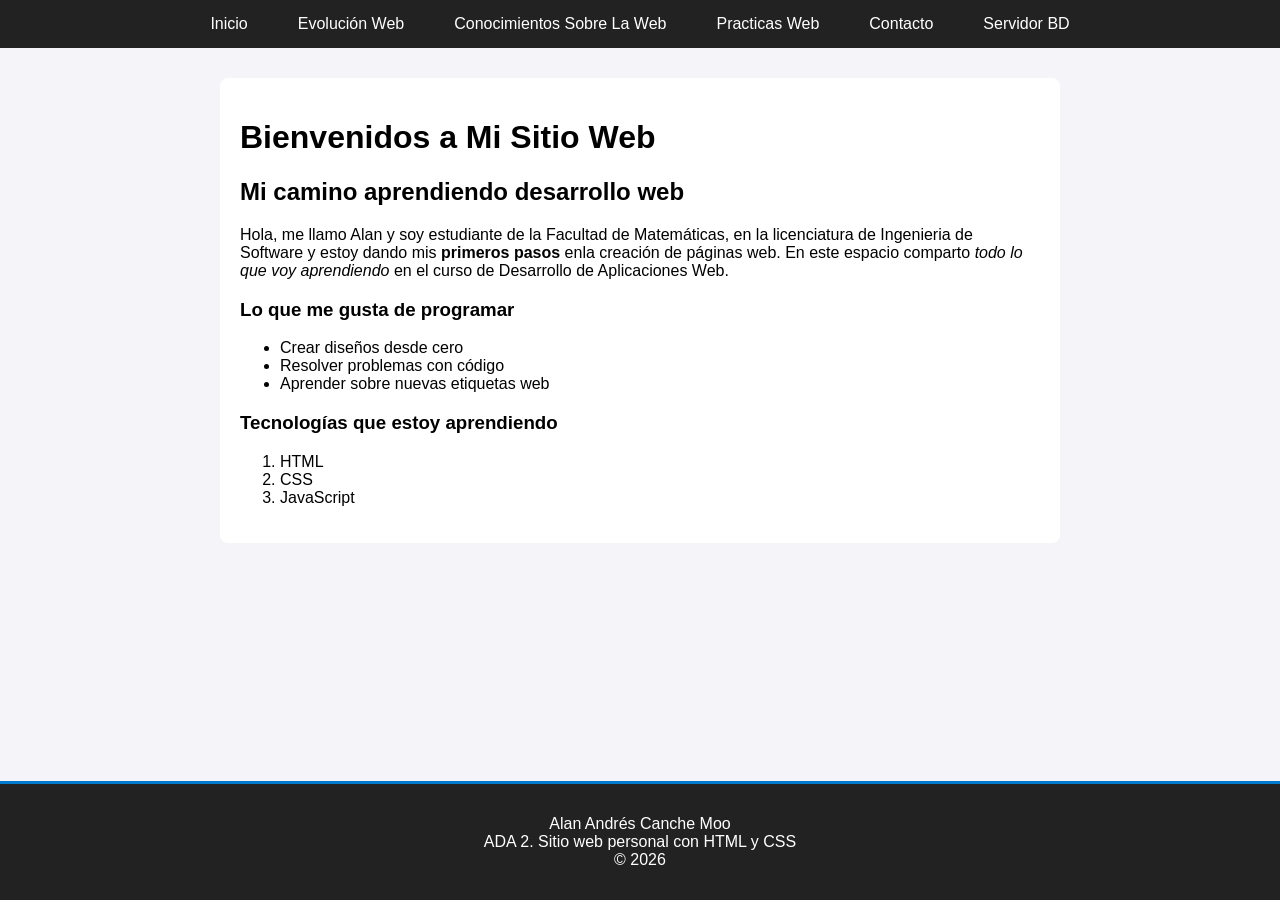
<file: index.html>
<!DOCTYPE html>
<html lang="es">

    <head>

        <meta charset="UTF-8">
        <title>Mi Sitio Web Personal - Alan</title>
        <!-- Conectamos el archivo CSS que estara en la carpeta de estilos-->
         <link rel="stylesheet" href="estilos/estilos.css">
        <meta name="viewport" content="width=device-width, initial-scale=1.0"> 

    </head>

    <body>

        <header>

            <nav>

                <ul>

                    <li> <a href="index.html">Inicio</a> </li>
                    <li> <a href="evolucion.html">Evolución Web</a> </li>
                    <li> <a href="conocimientos.html">Conocimientos Sobre La Web</a> </li>
                    <li> <a href="practicas.html">Practicas Web</a> </li>
                    <li> <a href="contacto.html">Contacto</a> </li>
                    <li><a href="panel_servidor.php">Servidor BD</a></li>


                </ul>

            </nav>

        </header>

        <main>

            <h1>Bienvenidos a Mi Sitio Web</h1>
            <h2>Mi camino aprendiendo desarrollo web</h2>
            <p>
                Hola, me llamo Alan y soy estudiante de la Facultad de Matemáticas, en la licenciatura de Ingenieria de Software y estoy dando mis <strong>primeros pasos</strong> enla creación de páginas web.
                En este espacio comparto <em>todo lo que voy aprendiendo</em> en el curso de Desarrollo de Aplicaciones Web.
            </p>

            <h3>Lo que me gusta de programar</h3>
            <ul>
                <li>Crear diseños desde cero</li>
                <li>Resolver problemas con código</li>
                <li>Aprender sobre nuevas etiquetas web</li>
            </ul>

            <h3>Tecnologías que estoy aprendiendo</h3>
            <ol>

                <li>HTML</li>
                <li>CSS</li>
                <li>JavaScript</li>

            </ol>

        </main>
        
        <footer>

            <p>
            
                Alan Andrés Canche Moo<br>
                ADA 2. Sitio web personal con HTML y CSS<br>
                &copy; 2026

            </p>
             
        </footer>

    </body>
 
</html>
</file>
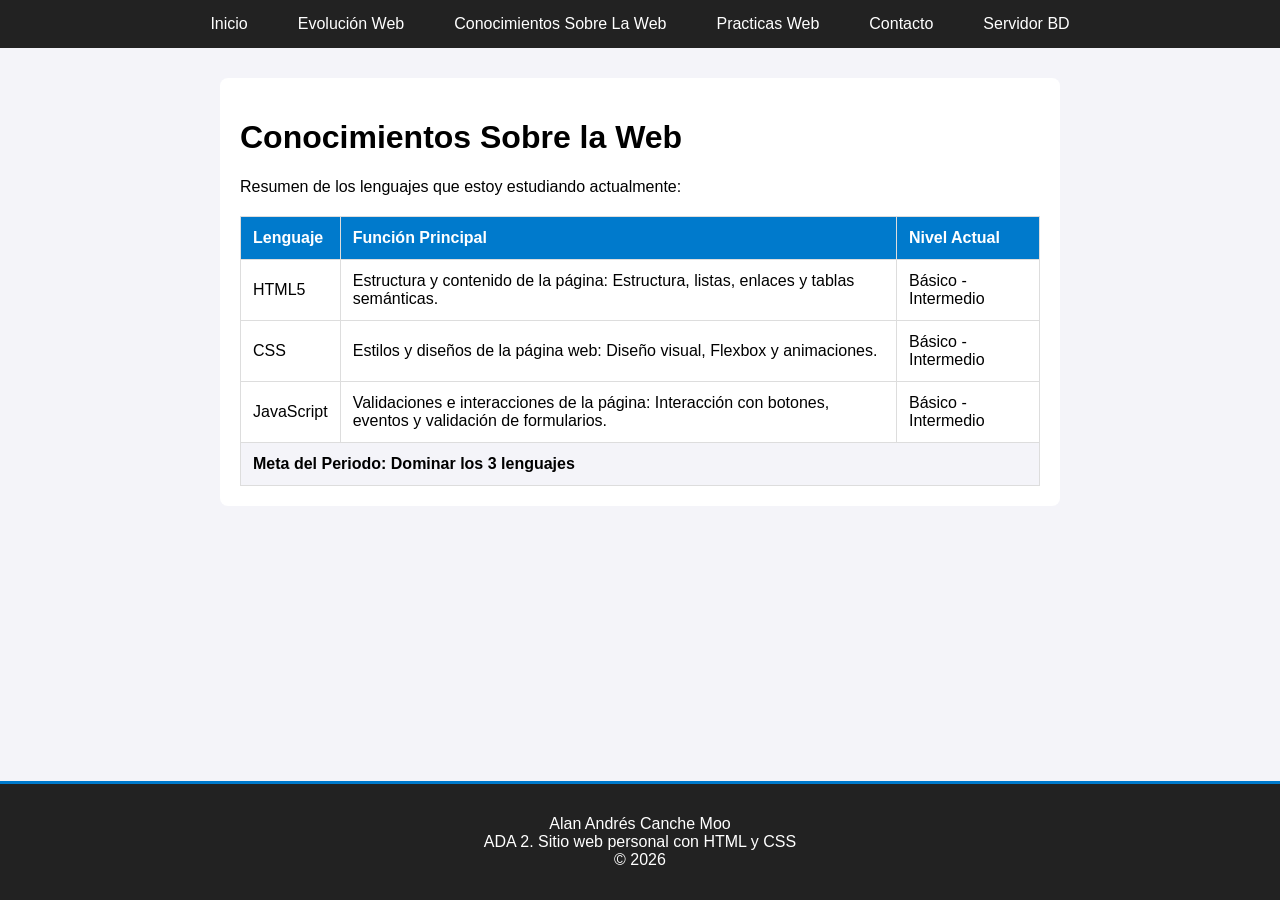
<file: conocimientos.html>
<!DOCTYPE html>
<html lang="es">

    <head>

        <meta charset="UTF-8">
        <title>Mi Sitio Web Personal - Alan</title>
        <!-- Conectamos el archivo CSS que estara en la carpeta de estilos-->
         <link rel="stylesheet" href="estilos/estilos.css">
        
        <meta name="viewport" content="width=device-width, initial-scale=1.0">

    </head>

    <body>

        <header>

            <nav>

                <ul>

                    <li> <a href="index.html">Inicio</a> </li>
                    <li> <a href="evolucion.html">Evolución Web</a> </li>
                    <li> <a href="conocimientos.html">Conocimientos Sobre La Web</a> </li>
                    <li> <a href="practicas.html">Practicas Web</a> </li>
                    <li> <a href="contacto.html">Contacto</a> </li>
                    <li><a href="panel_servidor.php">Servidor BD</a></li>


                </ul>

            </nav>

        </header>

        <main>

            <h1>Conocimientos Sobre la Web</h1>
            <p>Resumen de los lenguajes que estoy estudiando actualmente:</p>

            <table>

                <thead>

                    <tr>
                        <th>Lenguaje</th>
                        <th>Función Principal</th>
                        <th>Nivel Actual</th> 
                    </tr>

                </thead>

                <tbody>

                    <tr>
                        <td>HTML5</td>
                        <td>Estructura y contenido de la página: Estructura, listas, enlaces y tablas semánticas.</td>
                        <td>Básico - Intermedio</td>
                    </tr>

                    <tr>
                        <td>CSS</td>
                        <td>Estilos y diseños de la página web: Diseño visual, Flexbox y animaciones.</td>
                        <td>Básico - Intermedio</td>
                    </tr>

                    <tr>
                        <td>JavaScript</td>
                        <td>Validaciones e interacciones de la página: Interacción con botones, eventos y validación de formularios.</td>
                        <td>Básico - Intermedio</td>
                    </tr>

                </tbody>

                <tfoot>

                    <tr>
                        <td colspan="3">Meta del Periodo: Dominar los 3 lenguajes</td>
                    </tr>

                </tfoot>

            </table>
            
        </main>
        
        <footer>

            <p>
            
                Alan Andrés Canche Moo<br>
                ADA 2. Sitio web personal con HTML y CSS<br>
                &copy; 2026

            </p>
             
        </footer>

    </body>
 
</html>
</file>
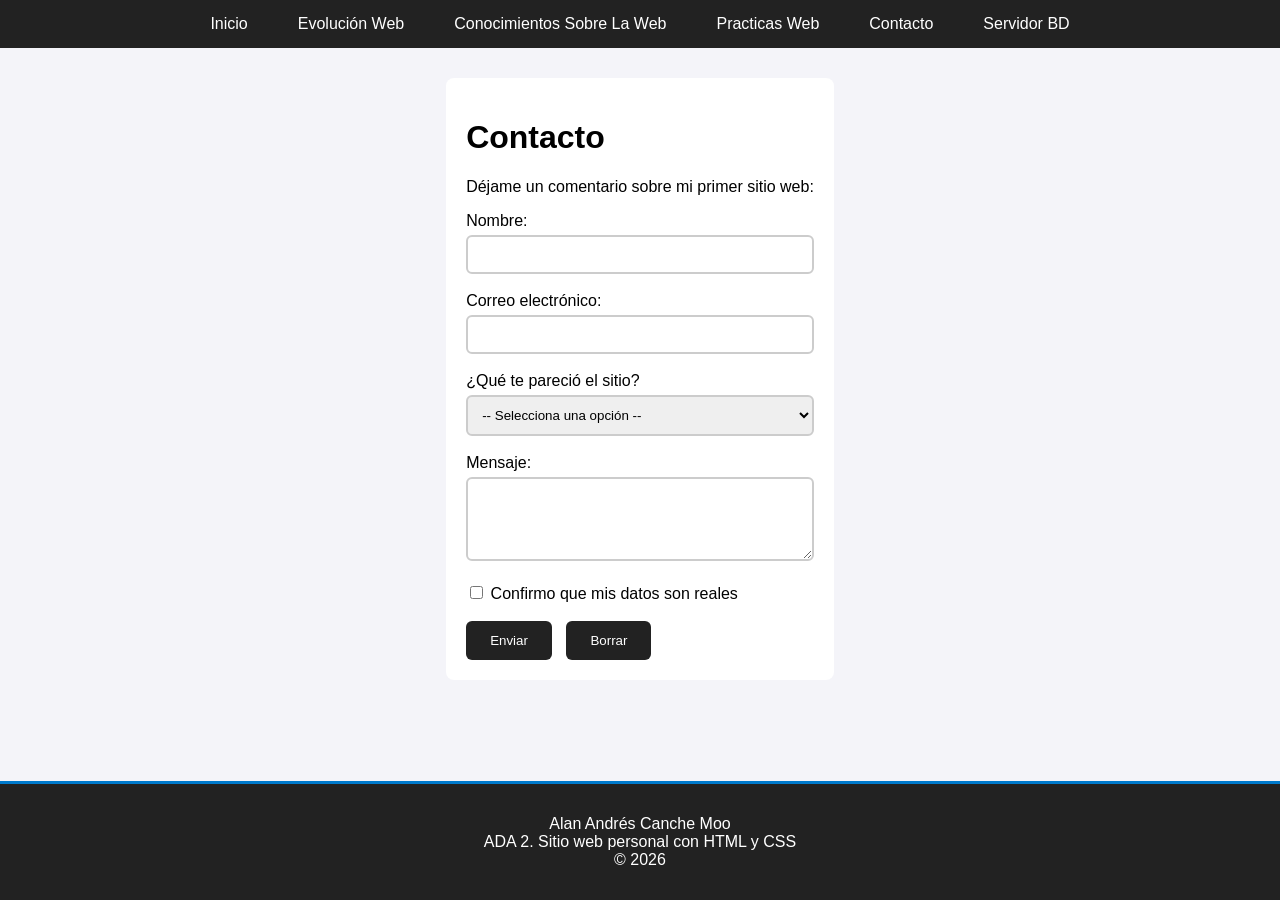
<file: contacto.html>
<!DOCTYPE html>
<html lang="es">

    <head>

        <meta charset="UTF-8">
        <title>Mi Sitio Web Personal - Alan</title>

        <!-- Conectamos el archivo CSS que estara en la carpeta de estilos-->
        <link rel="stylesheet" href="estilos/estilos.css">

        <!-- Conectamos el archivo JavaScript que estara en la carpeta js -->
        <script src="js/validacion.js" defer></script>

        <meta name="viewport" content="width=device-width, initial-scale=1.0">

    </head>

    <body>

        <header>

            <nav>

                <ul>

                    <li> <a href="index.html">Inicio</a> </li>
                    <li> <a href="evolucion.html">Evolución Web</a> </li>
                    <li> <a href="conocimientos.html">Conocimientos Sobre La Web</a> </li>
                    <li> <a href="practicas.html">Practicas Web</a> </li>
                    <li> <a href="contacto.html">Contacto</a> </li>
                    <li><a href="panel_servidor.php">Servidor BD</a></li>


                </ul>

            </nav>

        </header>

        <main>

           <h1>Contacto</h1>
           <p>Déjame un comentario sobre mi primer sitio web:</p>

           <form id="form-contacto" action="guardar_contacto.php" method="POST">
                <label for="nombre">Nombre:</label><br>
                <input type="text" id="nombre" name="nombre"><br><br>

                <label for="correo">Correo electrónico:</label><br>
                <input type="email" id="correo" name="correo"><br><br>

                <label for="motivo"> ¿Qué te pareció el sitio?</label><br>
                <select id="motivo">
                    <option value="">-- Selecciona una opción --</option>
                    <option value="excelente">Me gustó mucho</option>
                    <option value="sugerencia">Tengo una sugerencia</option>
                </select><br><br>

                <label for="mensaje">Mensaje:</label><br>
                <textarea id="mensaje" name="mensaje" rows="4"></textarea><br><br>

                <label>
                    <input type="checkbox" id="confirmar"> Confirmo que mis datos son reales
                </label><br><br>

                <button type="submit">Enviar</button>
                <button type="reset">Borrar</button>
            </form>

        </main>
    
        <footer>

            <p>
            
                Alan Andrés Canche Moo<br>
                ADA 2. Sitio web personal con HTML y CSS<br>
                &copy; 2026

            </p>
             
        </footer>

    </body>
 
</html>
</file>
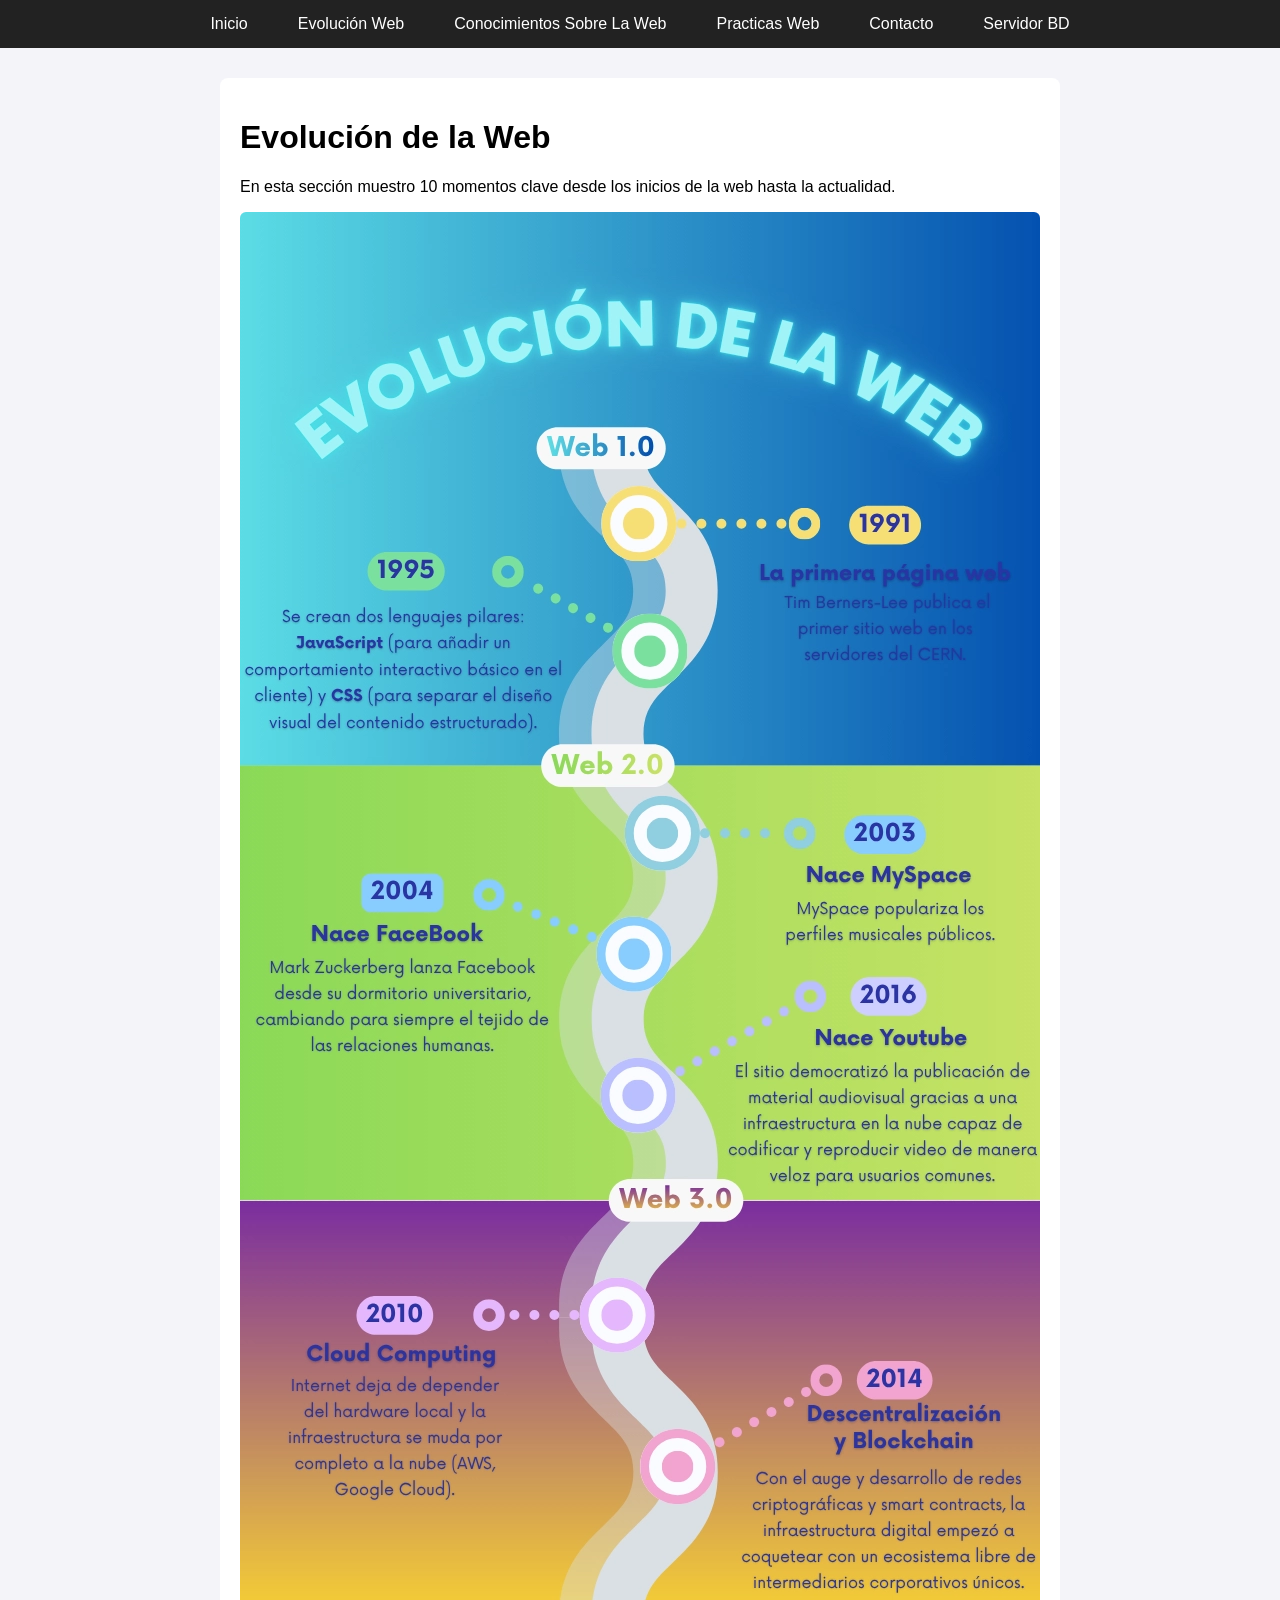
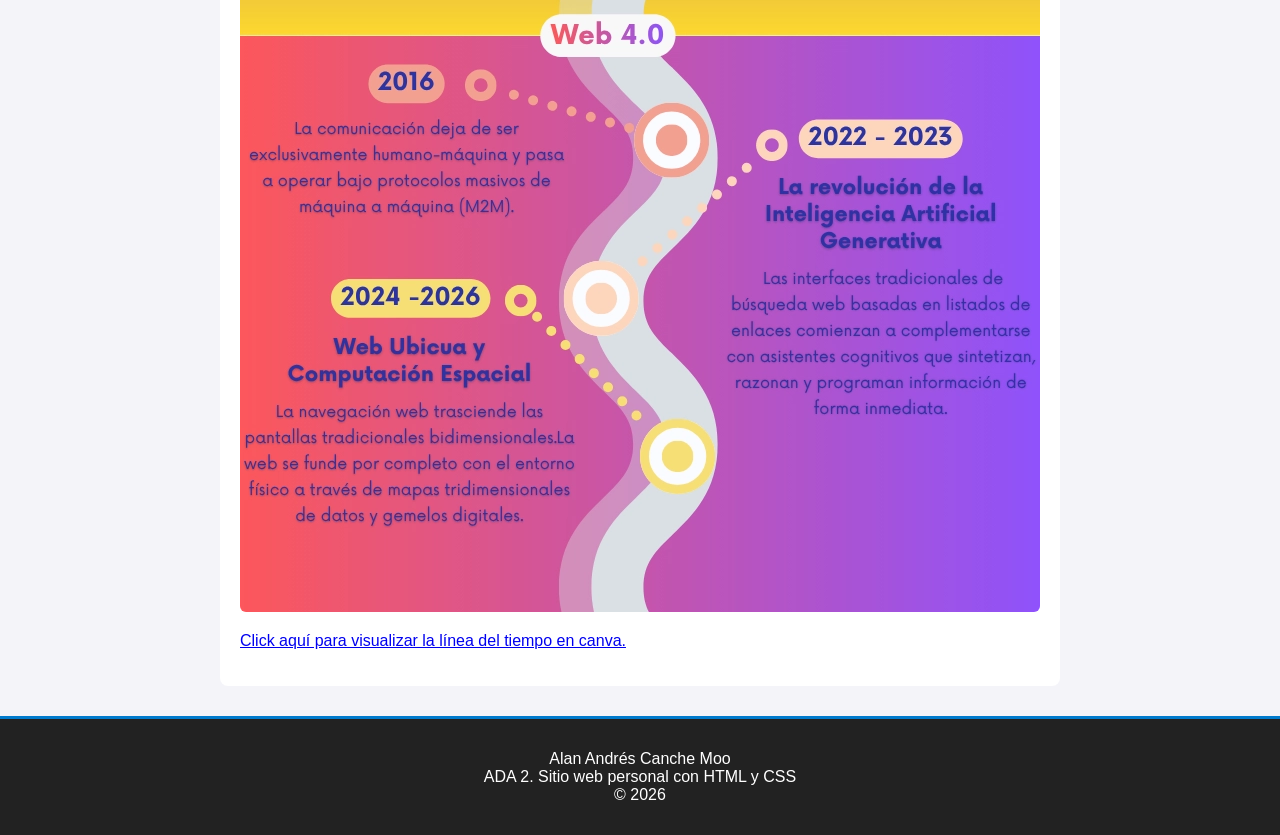
<file: evolucion.html>
<!DOCTYPE html>
<html lang="es">

    <head>

        <meta charset="UTF-8">
        <title>Mi Sitio Web Personal - Alan</title>
        <!-- Conectamos el archivo CSS que estara en la carpeta de estilos-->
         <link rel="stylesheet" href="estilos/estilos.css">

        <meta name="viewport" content="width=device-width, initial-scale=1.0">

    </head>

    <body>

        <header>

            <nav>

                <ul>

                    <li> <a href="index.html">Inicio</a> </li>
                    <li> <a href="evolucion.html">Evolución Web</a> </li>
                    <li> <a href="conocimientos.html">Conocimientos Sobre La Web</a> </li>
                    <li> <a href="practicas.html">Practicas Web</a> </li>
                    <li> <a href="contacto.html">Contacto</a> </li>
                    <li><a href="panel_servidor.php">Servidor BD</a></li>


                </ul>

            </nav>

        </header>

        <main>

            <h1>Evolución de la Web</h1>
            <p>En esta sección muestro 10 momentos clave desde los inicios de la web hasta la actualidad.</p>

            <img src="imgs/Linea_Del_Tiempo_Web.webp" alt="Línea del tiempo con momentos clave de la web.">

            <p>
                <a href="https://canva.link/0xylo2prjn6s3hf" target="_blank">
                    Click aquí para visualizar la línea del tiempo en canva.
                </a>
            </p>

        </main>

        <footer>

            <p>
            
                Alan Andrés Canche Moo<br>
                ADA 2. Sitio web personal con HTML y CSS<br>
                &copy; 2026

            </p>
             
        </footer>
        
    </body>
 
</html>
</file>
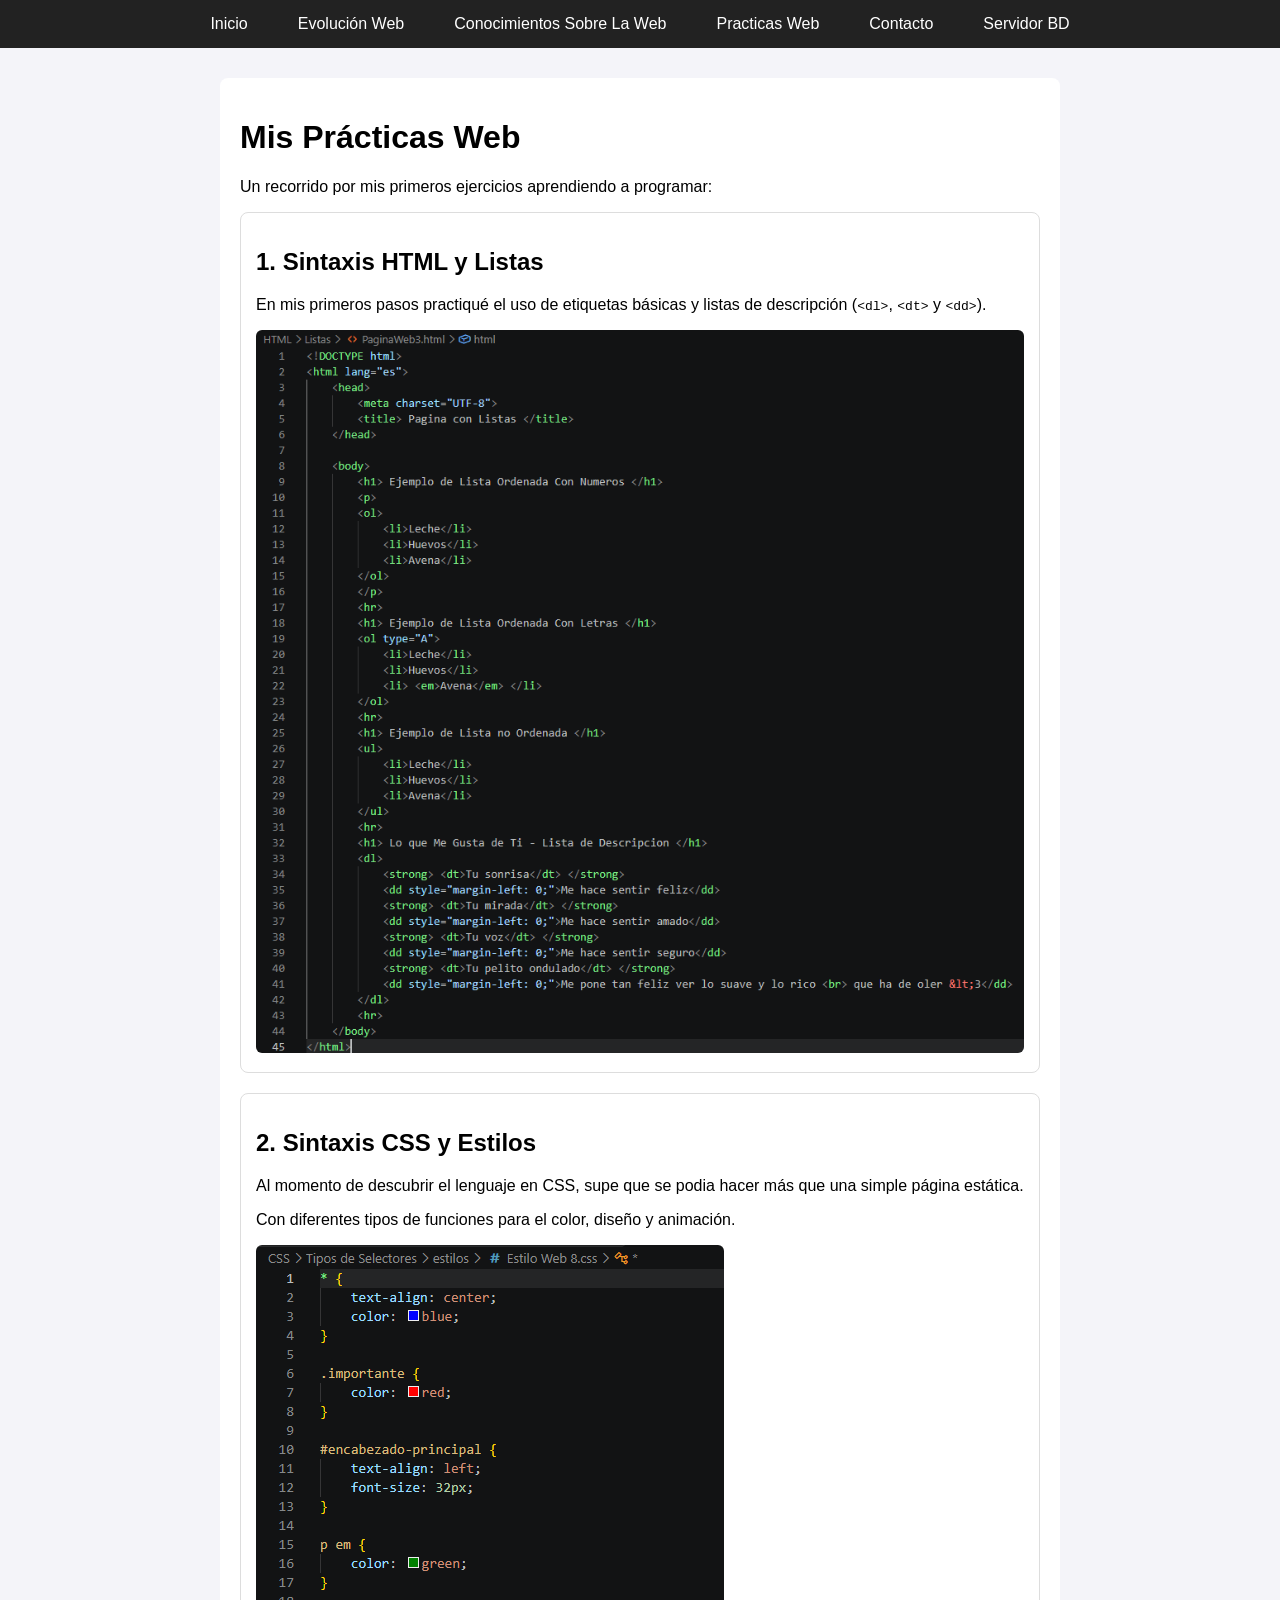
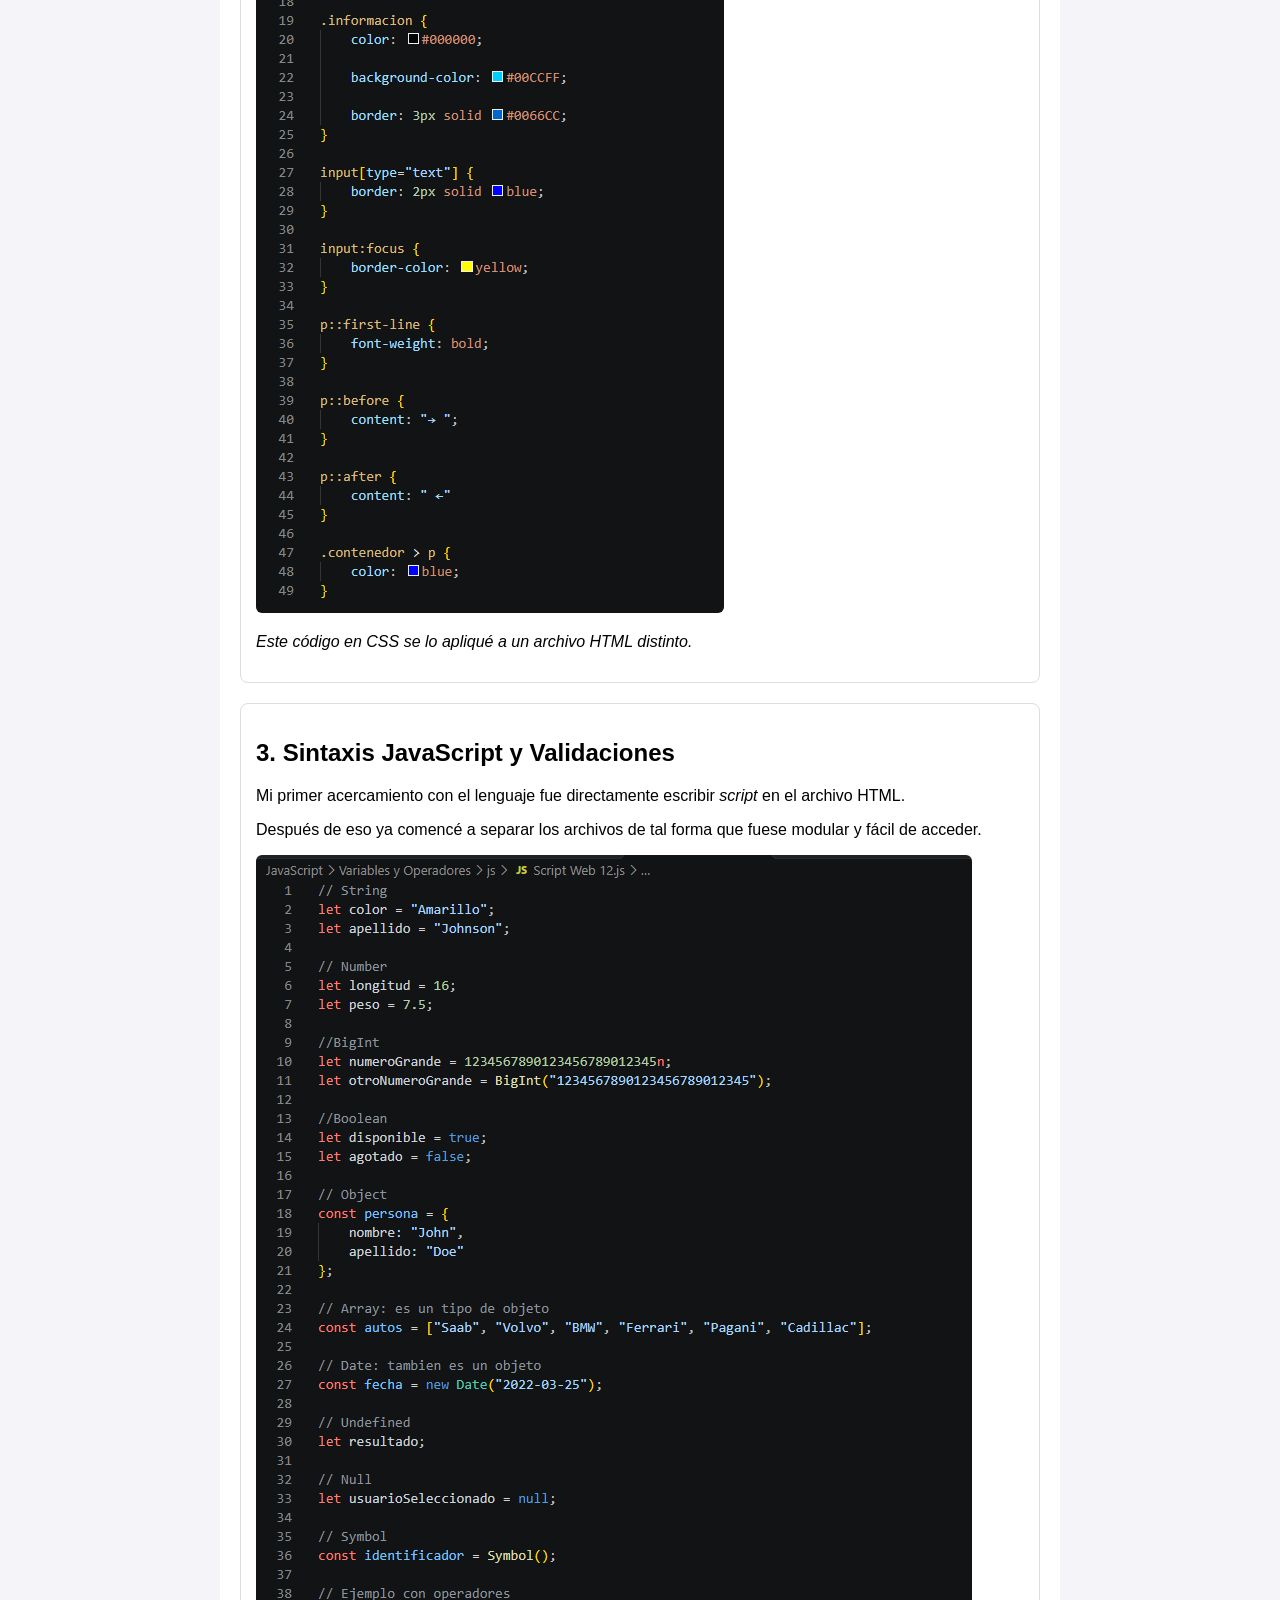
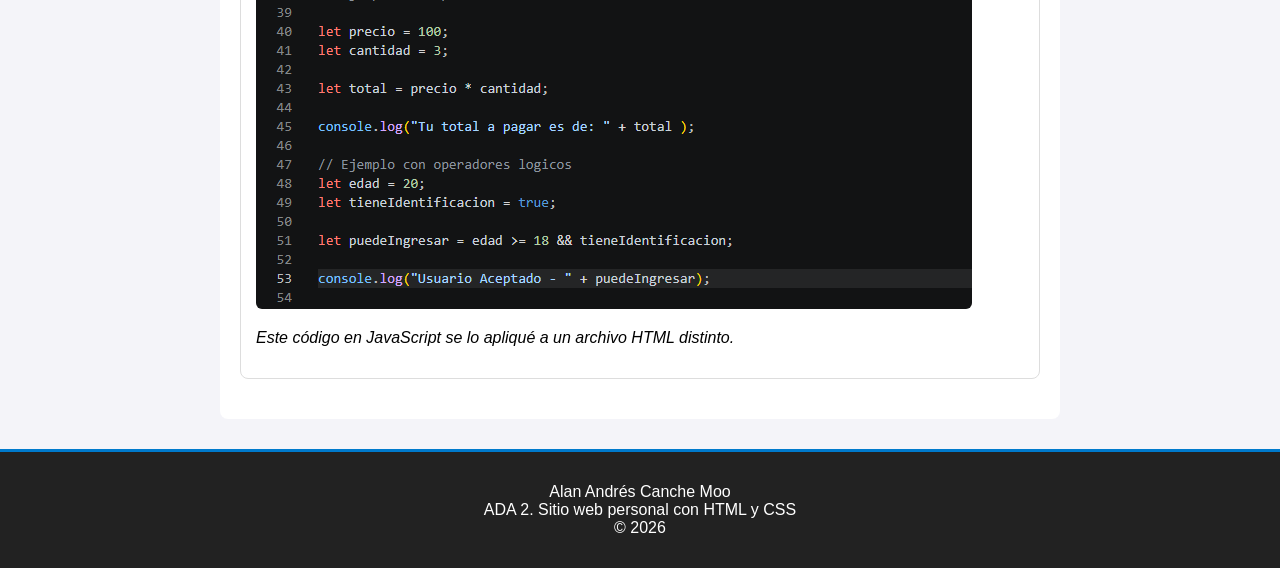
<file: practicas.html>
<!DOCTYPE html>
<html lang="es">

    <head>

        <meta charset="UTF-8">
        <title>Mi Sitio Web Personal - Alan</title>
        <!-- Conectamos el archivo CSS que estara en la carpeta de estilos-->
         <link rel="stylesheet" href="estilos/estilos.css">

        <meta name="viewport" content="width=device-width, initial-scale=1.0">

    </head>

    <body>

        <header>

            <nav>

                <ul>

                    <li> <a href="index.html">Inicio</a> </li>
                    <li> <a href="evolucion.html">Evolución Web</a> </li>
                    <li> <a href="conocimientos.html">Conocimientos Sobre La Web</a> </li>
                    <li> <a href="practicas.html">Practicas Web</a> </li>
                    <li> <a href="contacto.html">Contacto</a> </li>
                    <li><a href="panel_servidor.php">Servidor BD</a></li>


                </ul>

            </nav>

        </header>

        <main>

            <h1>Mis Prácticas Web</h1>
            <p>Un recorrido por mis primeros ejercicios aprendiendo a programar:</p>

            <section class="practica">

                <h2>1. Sintaxis HTML y Listas</h2>
                <p>En mis primeros pasos practiqué el uso de etiquetas básicas y listas de descripción (<code>&lt;dl&gt;</code>, <code>&lt;dt&gt;</code> y <code>&lt;dd&gt;</code>).</p>
                <img src="imgs/Captura_de_Practica_en_HTML_con_listas.png" alt="Captura de mi practica de listas en HTML">
            
            </section>
            
            <section class="practica">

                <h2>2. Sintaxis CSS y Estilos</h2>
                <p>Al momento de descubrir el lenguaje en CSS, supe que se podia hacer más que una simple página estática.</p>
                <p>Con diferentes tipos de funciones para el color, diseño y animación.</p>
                <img src="imgs/Captura_de_Practica_en_CSS.png" alt="Captura de mis primeros estilos en CSS">
                <p> <em>Este código en CSS se lo apliqué a un archivo HTML distinto.</em> </p>

            </section>

            <section class="practica">

                <h2>3. Sintaxis JavaScript y Validaciones</h2>
                <p>Mi primer acercamiento con el lenguaje fue directamente escribir <em>script</em> en el archivo HTML.</p>
                <p>Después de eso ya comencé a separar los archivos de tal forma que fuese modular y fácil de acceder.</p>
                <img src="imgs/Captura_de_Practica_en_JS.png" alt="Captura de mis primeros pasos en JavaScript">
                <p> <em>Este código en JavaScript se lo apliqué a un archivo HTML distinto.</em> </p>

            </section>


        </main>

        <footer>

            <p>
            
                Alan Andrés Canche Moo<br>
                ADA 2. Sitio web personal con HTML y CSS<br>
                &copy; 2026

            </p>
             
        </footer>
        
    </body>
 
</html>
</file>
<file: estilos/estilos.css>
body {
    font-family: Arial, sans-serif;
    margin: 0;
    background-color: #f4f4f9;
    display: flex;
    flex-direction: column;
    min-height: 100vh;
}

/* Barra del menu de navegacion */
nav ul {
    list-style: none;
    margin: 0;
    padding: 0;
    background-color: #222;
    display: flex;
    justify-content: center;
    flex-wrap: wrap;
}

/* Estilo de los botones del Menu */
nav ul li a {
    display: block;
    color: white;
    text-decoration: none;
    padding: 15px 25px;
    transition: all 0.3s ease; /* Suaviza la animacion al pasar el mouse */
}

/* Interactividad al acercar el puntero */
nav ul li a:hover {
    transform: translateY(-3px); /* Eleva ligeramente el boton */
    background-color: #007acc;
}

/* Animacion al abrir cada pagina */
main {
    max-width: 800px;
    margin: 30px auto;
    padding: 20px;
    background-color: white;
    border-radius: 8px;
    animation: aparecer 0.6s ease-out;
}

@keyframes aparecer {
    from { opacity: 0; transform: translateY(15px); }
    to { opacity: 1; transform: translateY(0); }
}

img {
    max-width: 100%;
    height: auto;
    border-radius: 6px;
    animation: aparecer 0.6s ease-out;
}

/* Apartado de "conocimientos.html" */
table {
    width: 100%;
    border-collapse: collapse;
    margin-top: 20px;
}

th, td {
    border: 1px solid #ddd;
    padding: 12px;
    text-align: left;
}

thead {
    background-color: #007acc;
    color: white;
}

tbody tr:hover {
    background-color: #e6f2ff; /* Ilumina la fila al acercar el cursor */
    transition: background-color 0.2 ease;
}

tfoot {
    background-color: #f4f4f9;
    font-weight: bold;
}

/* Apartado de practicas.html */
.practica {
    border: 1px solid #ddd;
    padding: 15px;
    margin-bottom: 20px;
    border-radius: 8px;
    transition: transform 0.3 ease, box-shadow 0.3 ease;
}

.practica:hover {
    transform: scale(1.02); /* Hace un ligero zoom al acercar el puntero */
    box-shadow: 0 4px 12px rgba(0, 0, 0, 0.1);
}

/* Apartado de contacto.html */
input[type="text"],
input[type="email"],
select,
textarea {
    width: 100%;
    padding: 10px;
    margin-top: 5px;
    border: 2px solid #ccc;
    border-radius: 6px;
    box-sizing: border-box;
    transition: all 0.3s ease;
}

/* Animacion al pasar el cursor o hacer clic para escribir */
input[type="text"]:hover,
input[type="email"]:hover,
select:hover,
textarea:hover,
input[type="text"]:focus,
input[type="email"]:focus,
select:focus,
textarea:focus {
    border-color: #007acc;
    box-shadow: 0 0 8px rgba(0, 122, 204, 0.3);
    transform: translateY();
    outline: none;
}

/* Estilo para los botones de Enviar y Borrar */
button {
    background-color: #222;
    color: white;
    border: none;
    padding: 12px 24px;
    margin-right: 10px;
    border-radius: 6px;
    cursor: pointer;
    transition: all 0.3s ease;
}

button:hover {
    background-color: #007acc;
    transform: translateY(-3px);
}

/* Pie de pagina */
footer {
    background-color: #222;
    color: white;
    text-align: center;
    padding: 15px;
    margin-top: auto; /* Asegura que el footer se quede al final de la pagina */
    border-top: 3px solid #007acc;
    animation: aparecer 0.8s ease-out; /* Entra suavemente al cargar */
    transition: all 0.3s ease; /* Suaviza el efecto al acercar el cursor */
}

footer:hover {
    background-color: #111a24;
    transform: translateY(-1px);
}
</file>
